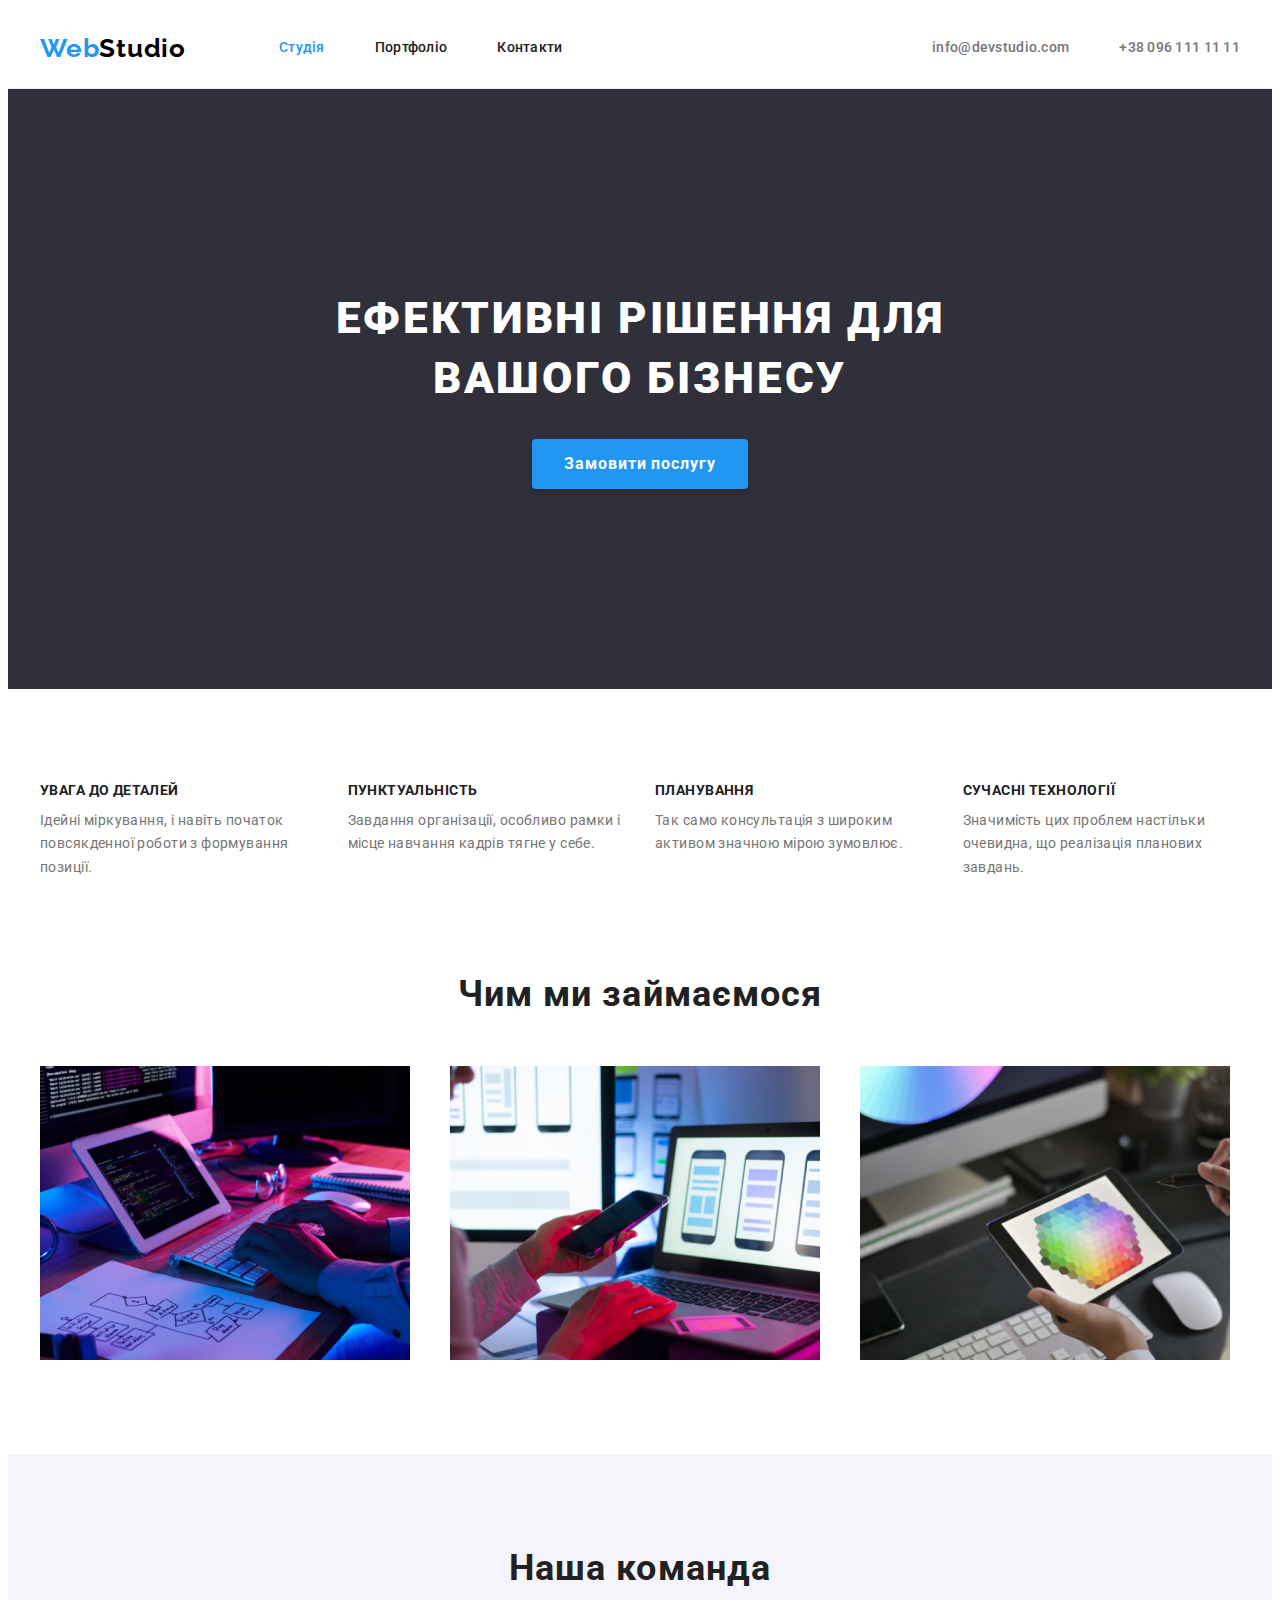
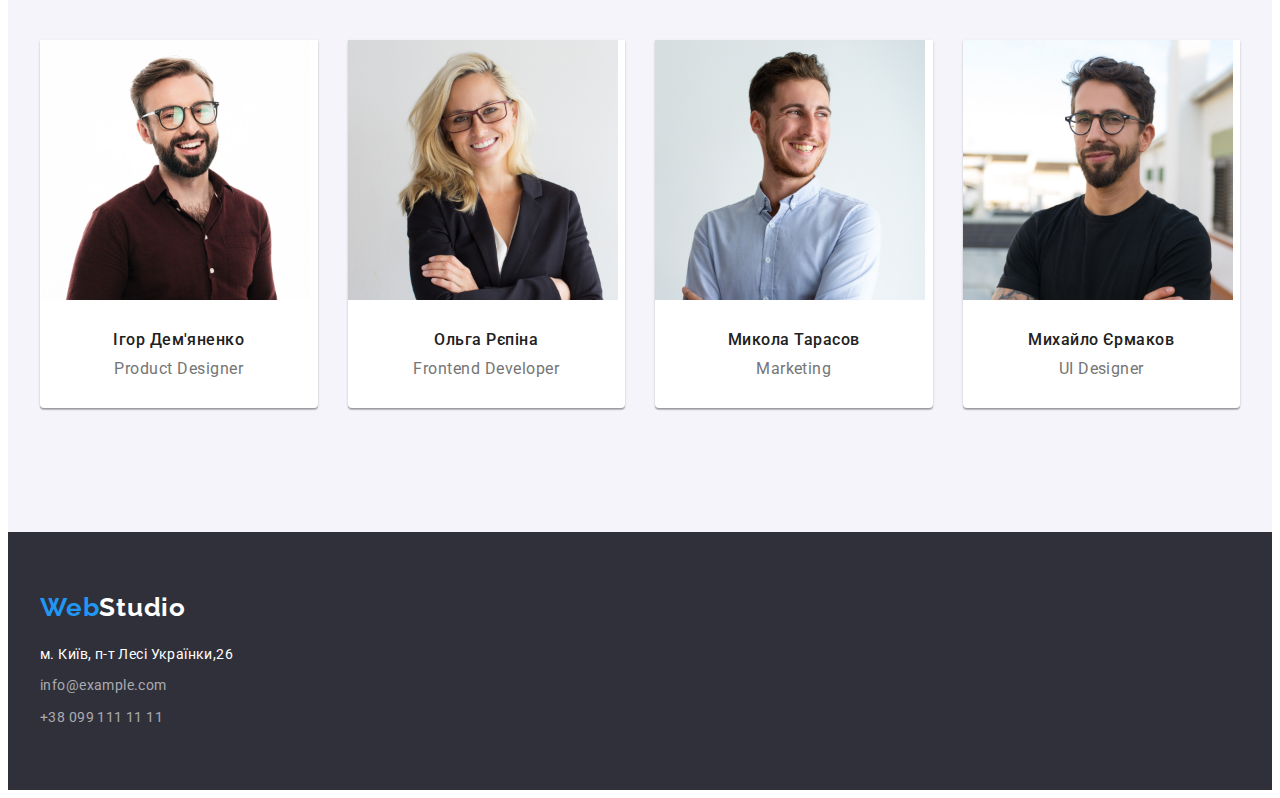
<file: index.html>
<!DOCTYPE html>
<html lang="uk">
<head>
    <meta charset="UTF-8">
    <meta http-equiv="X-UA-Compatible" content="IE=edge">
    <meta name="viewport" content="width=device-width, initial-scale=1.0">
    <title>WebStudio</title>
    <link rel="preconnect" href="https://fonts.googleapis.com">
    <link rel="preconnect" href="https://fonts.gstatic.com" crossorigin>
    <link rel="preconnect" href="https://fonts.googleapis.com">
<link rel="preconnect" href="https://fonts.gstatic.com" crossorigin>
<link href="https://fonts.googleapis.com/css2?family=Raleway:wght@700&family=Roboto:wght@400;500;700&display=swap" rel="stylesheet">
    <link rel="stylesheet" href="https://cdnjs.cloudflare.com/ajax/libs/modern-normalize/1.1.0/modern-normalize.min.css" integrity="sha512-wpPYUAdjBVSE4KJnH1VR1HeZfpl1ub8YT/NKx4PuQ5NmX2tKuGu6U/JRp5y+Y8XG2tV+wKQpNHVUX03MfMFn9Q==" crossorigin="anonymous" referrerpolicy="no-referrer" />
    <link rel="stylesheet" href="./css/styles.css">
</head>

<body>
    <!-- HEADER -->
    <header class="main-header">
        <div class="container page-header-container">
            <nav class="main-nav">          
                <a class="logo link" href="./index.html" lang="en">Web<span class="logo-dark">Studio</span></a> 
                <ul class="main-menu">
                    <li class="menu-item">
                        <a class="menu-link link current" href="./index.html">Студія</a>
                    </li>
                    <li class="menu-item">
                        <a class="menu-link link " href="./portfolio.html">Портфоліо</a>
                    </li>
                    <li class="menu-item">
                        <a class="menu-link link" href="#">Контакти</a>
                    </li>
                </ul>
            </nav>
            <ul class="header-contacts">
                <li class="header-contacts-item">
                    <a class="header-contacts-link link" href="mailto:info@devstudio.com">info@devstudio.com</a>
                </li>
                <li class="header-contacts-item">
                    <a class="header-contacts-link link" href="tel:+380961111111">+38 096 111 11 11</a>
                </li>
            </ul>
        </div>
    </header>


   <!--main-->
   <main>
    <!--hero-->
<section class="hero bg-section-dark">
    <div class="container">
        <h1 class="hero-title">Ефективні рішення для вашого бізнесу</h1>
        <button class="hero-modal-btn" type="button">Замовити послугу</button>
    </div> 
</section>

<section class="section">
    <div class="container">
        <h2 class="section-title visually-hidden">Наші переваги</h2>
        <ul class="advantages-list">
            <li class="advantages-item">
                <h3 class="advantages-title">УВАГА ДО ДЕТАЛЕЙ</h3>
                <p class="advantages-description">Ідейні міркування, і навіть початок повсякденної роботи з формування позиції.</p>
            </li>
            <li class="advantages-item">
                <h3 class="advantages-title">ПУНКТУАЛЬНІСТЬ</h3>
                <p class="advantages-description">Завдання організації, особливо рамки і місце навчання кадрів тягне у себе.</p>
            </li>
            <li class="advantages-item">
                <h3 class="advantages-title">ПЛАНУВАННЯ</h3>
                <p class="advantages-description">Так само консультація з широким активом значною мірою зумовлює.</p>
            </li>
            <li class="advantages-item">
                <h3 class="advantages-title">СУЧАСНІ ТЕХНОЛОГІЇ</h3>
                <p class="advantages-description">Значимість цих проблем настільки очевидна, що реалізація планових завдань.</p>
            </li>
         </ul>
    </div>
</section>

<section class="section skills-top">
    <div class="container">
        <h2 class="section-title">Чим ми займаємося</h2>
        <ul class="skills-list">
            <li class="skills-item">
                <img src="./images/box/box1.jpg" alt="Ілюстрація 1" width="370" height="294">
            </li>
            <li class="skills-item">
                <img src="./images/box/box2.jpg" alt="Ілюстрація 2" width="370" height="294">
            </li>
            <li class="skills-item">
                <img src="./images/box/box3.jpg" alt="Ілюстрація 3" width="370" height="294">
            </li>
        </ul>
    </div>
</section>

<!--team-->

<section class="section bg-section-light">
    <div class="container">
        <h2 class="section-title">Наша команда</h2>
        <ul class="team-list">
            <li class="team-item">
                <img src="./images/team/productdesigner.jpg" alt="дизайнер" width="270" height="260">
                <div class="team-card-content-wrapper">
                    <h3 class="team-title">Ігор Дем'яненко</h3>
                    <p class="team-text" lang="en">Product Designer</p>
                </div>
            </li> 
            <li class="team-item">
                <img src="./images/team/frontenddeveloper.jpg" alt="девелопер" width="270" height="260">
                <div class="team-card-content-wrapper">
                    <h3 class="team-title">Ольга Рєпіна</h3>
                    <p class="team-text" lang="en">Frontend Developer</p>
                </div>
            </li>
            <li class="team-item">
                <img src="./images/team/marketing.jpg" alt="маркетолог" width="270" height="260">
                <div class="team-card-content-wrapper">
                    <h3 class="team-title">Микола Тарасов</h3>
                    <p class="team-text" lang="en">Marketing</p>
                </div> 
            </li>
            <li class="team-item">
                <img src="./images/team/uidesigner.jpg" alt="дизайнер" width="270" height="260">
                <div class="team-card-content-wrapper">
                    <h3 class="team-title">Михайло Єрмаков</h3>
                    <p class="team-text" lang="en">UI Designer</p>
                </div>
            </li>
        </ul>
    </div> 
</section>
</main>

<!--footer-->
<footer class="footer">
    <div class="container">
        <!-- CONTACTS -->
        <a class="logo link" href="./index.html" lang="en">Web<span class="logo-light">Studio</span></a> 
        <address class="address">
            <ul class="footer-contacts">
                <li class="footer-contacts-item">
                    <a class="footer-contacts-link contacts-address" href="https://goo.gl/maps/dxJ9UZrQX6qSwttMA" target="_blank" rel="noopener noreferrer nofollow">м. Київ, п-т Лесі Українки,26</a>
                </li>
                <li class="footer-contacts-item">
                    <a class="footer-contacts-link contacts-link" href="mailto:info@example.com">info@example.com</a>
                </li>
                <li class="footer-contacts-item">
                    <a class="footer-contacts-link contacts-link" href="tel:+380991111111">+38 099 111 11 11</a>
                </li>
            </ul>
        </address>
    </div>
</footer>

</body>
</html>
</file>
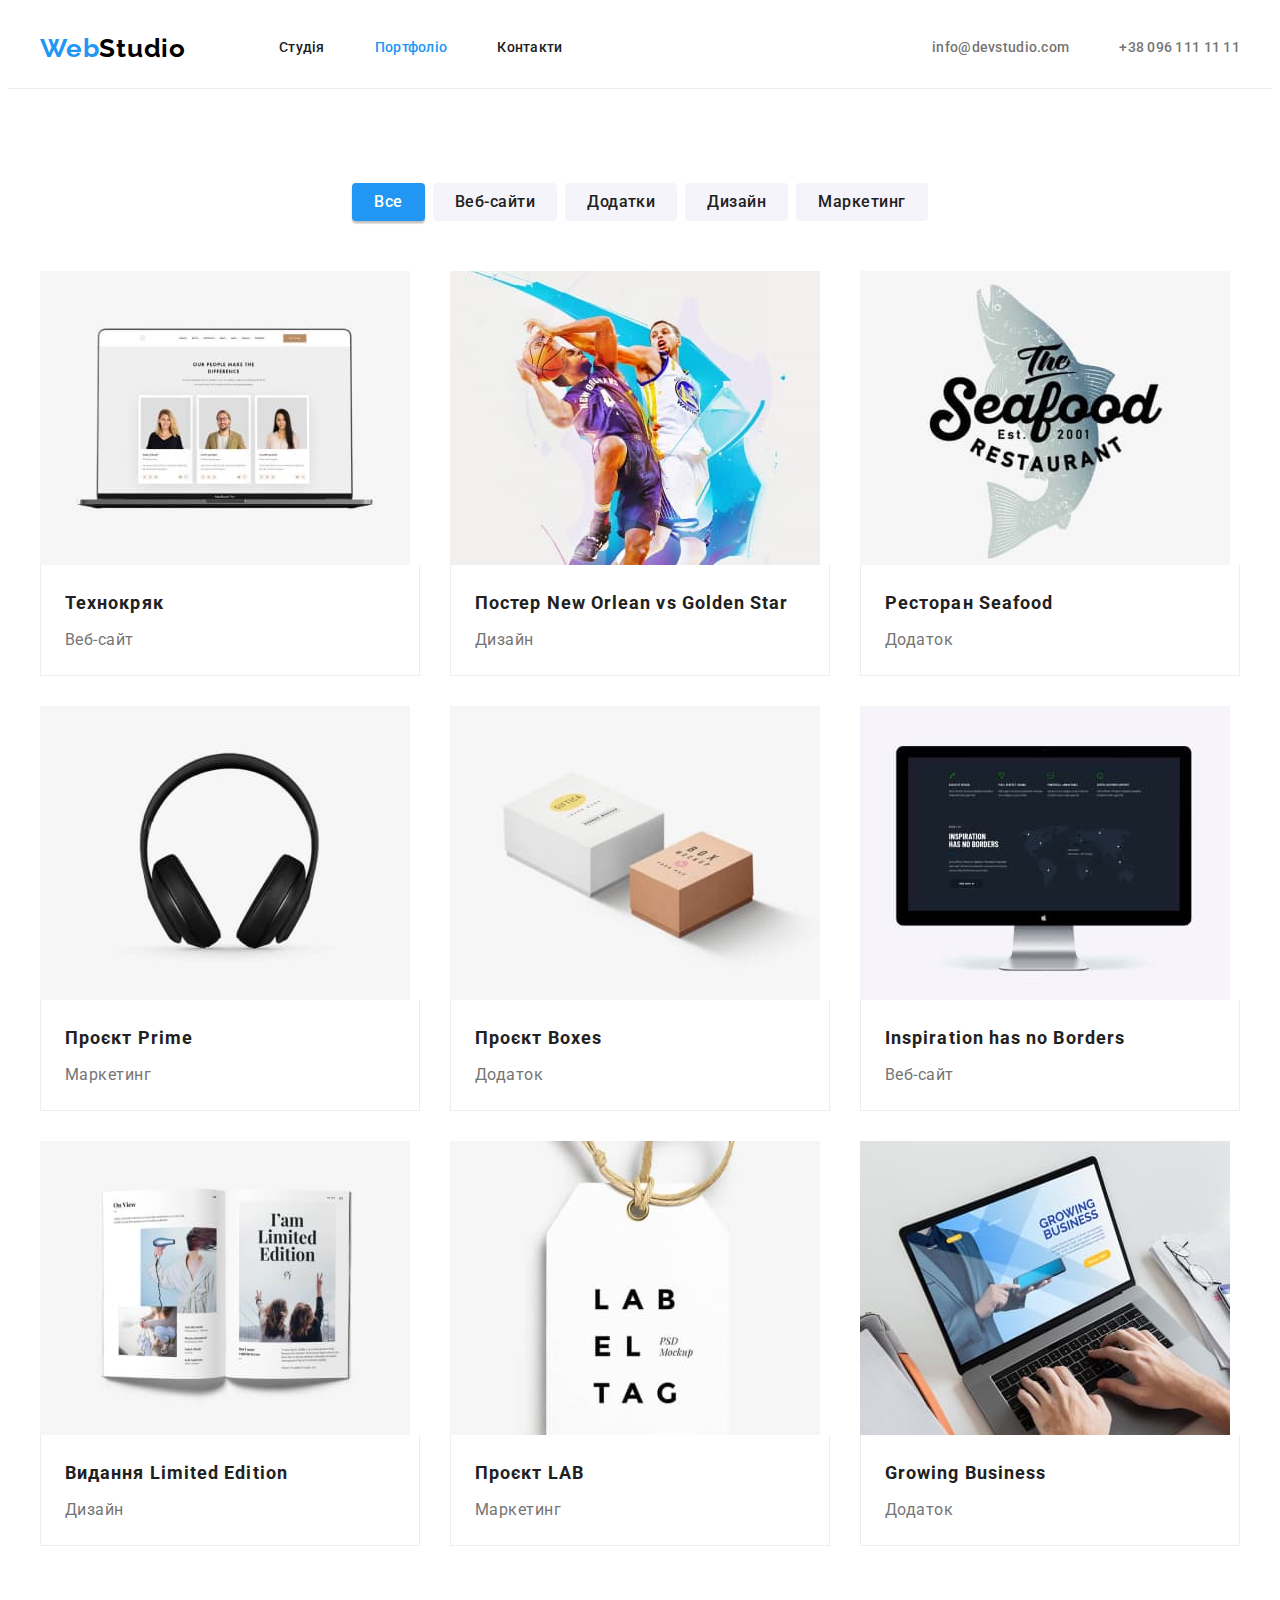
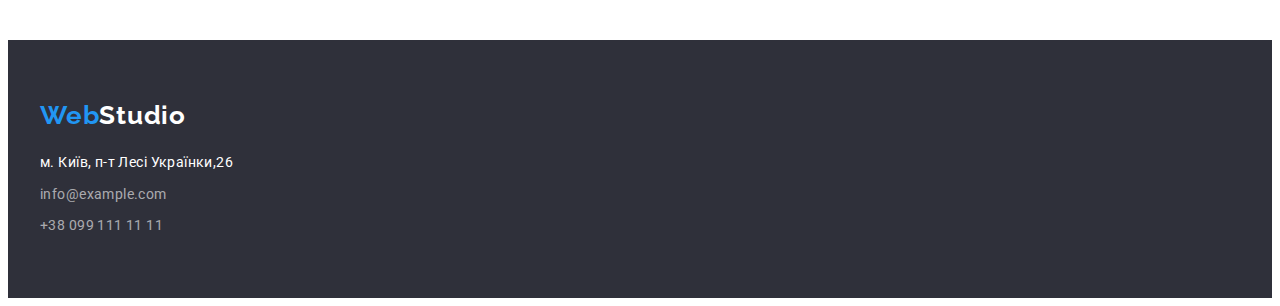
<file: portfolio.html>
<!DOCTYPE html>
<html lang="uk">
<head>
    <meta charset="UTF-8">
    <meta http-equiv="X-UA-Compatible" content="IE=edge">
    <meta name="viewport" content="width=device-width, initial-scale=1.0">
    <title>Портфоліо</title>
    <link rel="preconnect" href="https://fonts.googleapis.com">
    <link rel="preconnect" href="https://fonts.gstatic.com" crossorigin>
    <link href="https://fonts.googleapis.com/css2?family=Raleway:wght@700&family=Roboto:wght@400;500;700;900&display=swap" rel="stylesheet">
    <link rel="stylesheet" href="https://cdnjs.cloudflare.com/ajax/libs/modern-normalize/1.1.0/modern-normalize.min.css" integrity="sha512-wpPYUAdjBVSE4KJnH1VR1HeZfpl1ub8YT/NKx4PuQ5NmX2tKuGu6U/JRp5y+Y8XG2tV+wKQpNHVUX03MfMFn9Q==" crossorigin="anonymous" referrerpolicy="no-referrer" />
    <link rel="stylesheet" href="./css/styles.css" />
</head>

<body>
    <!-- HEADER -->
    <header class="main-header">
        <div class="container page-header-container">
            <nav class="main-nav">          
                <a class="logo link" href="./index.html" lang="en">Web<span class="logo-dark">Studio</span></a> 
                <ul class="main-menu">
                    <li class="menu-item">
                        <a class="menu-link link" href="./index.html">Студія</a>
                    </li>
                    <li class="menu-item">
                        <a class="menu-link link current" href="./portfolio.html">Портфоліо</a>
                    </li>
                    <li class="menu-item">
                        <a class="menu-link link" href="#">Контакти</a>
                    </li>
                </ul>
            </nav>
            <ul class="header-contacts">
                <li class="header-contacts-item">
                    <a class="header-contacts-link link" href="mailto:info@devstudio.com">info@devstudio.com</a>
                </li>
                <li class="header-contacts-item">
                    <a class="header-contacts-link link" href="tel:+380961111111">+38 096 111 11 11</a>
                </li>
            </ul>
        </div>
    </header>

    <!-- MAIN -->
    <main>

        <!-- PORTFOLIO -->
        <section class="section">
            <div class="container">
                <h1 class="main-title visually-hidden">Портфоліо</h1>

                <ul class="porfolio-select">
                    <li class="select-item">
                        <button class="portfolio-select-btn portfolio-active-btn" type="button">Все</button>
                    </li>
                    <li class="select-item">
                        <button class="portfolio-select-btn" type="button">Веб-сайти</button>
                    </li>
                    <li class="select-item">
                        <button class="portfolio-select-btn" type="button">Додатки</button>
                    </li>
                    <li class="select-item">
                        <button class="portfolio-select-btn" type="button">Дизайн</button>
                    </li>
                    <li class="select-item">
                        <button class="portfolio-select-btn" type="button">Маркетинг</button>
                    </li>
                </ul>

                <ul class="porfolio-list">
                    <li class="porfolio-item">
                        <img src="./images/portfolio/techno.jpg" alt="Веб-сайт Технокряк" width="370" height="294">
                        <div class="portfolio-card-content-wrapper">
                            <h2 class="porfolio-item-title">Технокряк</h2>
                            <p class="portfolio-item-description">Веб-сайт</p>
                        </div>
                    </li>
                    <li class="porfolio-item">
                        <img src="./images/portfolio/star.jpg" alt="Постер New Orlean vs Golden Star" width="370" height="294">
                        <div class="portfolio-card-content-wrapper">
                            <h2 class="porfolio-item-title">Постер New Orlean vs Golden Star</h2>
                            <p class="portfolio-item-description">Дизайн</p>       
                        </div>
                    </li>
                    <li class="porfolio-item">
                        <img src="./images/portfolio/seafood.jpg" alt="Додаток для ресторана Seafood " width="370" height="294">
                        <div class="portfolio-card-content-wrapper">
                            <h2 class="porfolio-item-title">Ресторан Seafood</h2>
                            <p class="portfolio-item-description">Додаток</p>                 
                        </div>
                    </li>
                    <li class="porfolio-item">
                        <img src="./images/portfolio/prime.jpg" alt="Маркетинг прокєту Prime " width="370" height="294">
                        <div class="portfolio-card-content-wrapper">
                            <h2 class="porfolio-item-title">Проєкт Prime</h2>
                            <p class="portfolio-item-description">Маркетинг</p>
                        </div>
                    </li>
                    <li class="porfolio-item">
                        <img src="./images/portfolio/boxes.jpg" alt="Додаток проекту Boxes" width="370" height="294">
                        <div class="portfolio-card-content-wrapper">
                            <h2 class="porfolio-item-title">Проєкт Boxes</h2>
                            <p class="portfolio-item-description">Додаток</p>    
                        </div>
                    </li>
                    <li class="porfolio-item">
                        <img src="./images/portfolio/inspiration.jpg" alt="Веб-сайт Inspiration has no Borders" width="370" height="294">
                        <div class="portfolio-card-content-wrapper">
                            <h2 class="porfolio-item-title">Inspiration has no Borders</h2>
                            <p class="portfolio-item-description">Веб-сайт</p>   
                        </div>
                    </li>
                    <li class="porfolio-item">
                        <img src="./images/portfolio/limited.jpg" alt="Дизайн видання Limited Edition " width="370" height="294">
                        <div class="portfolio-card-content-wrapper">
                            <h2 class="porfolio-item-title">Видання Limited Edition</h2>
                            <p class="portfolio-item-description">Дизайн</p>           
                        </div>
                    </li>
                    <li class="porfolio-item">
                        <img src="./images/portfolio/lab.jpg" alt="Маркетинг проєкту LAB" width="370" height="294">
                        <div class="portfolio-card-content-wrapper">
                            <h2 class="porfolio-item-title">Проєкт LAB</h2>
                            <p class="portfolio-item-description">Маркетинг</p>        
                        </div>
                    </li>
                    <li class="porfolio-item">
                        <img src="./images/portfolio/growing.jpg" alt="Додаток Growing Business" width="370" height="294">
                        <div class="portfolio-card-content-wrapper">
                            <h2 class="porfolio-item-title">Growing Business</h2>
                            <p class="portfolio-item-description">Додаток</p>
                        </div>
                    </li>   
                </ul>
            </div>
        </section>

    </main>

   <!-- FOOTER -->
   <footer class="footer">
        <div class="container">
            <!-- CONTACTS -->
            <a class="logo link" href="./index.html" lang="en">Web<span class="logo-light">Studio</span></a> 
            <address class="address">
                <ul class="footer-contacts">
                    <li class="footer-contacts-item">
                        <a class="footer-contacts-link contacts-address" href="https://goo.gl/maps/dxJ9UZrQX6qSwttMA" target="_blank" rel="noopener noreferrer nofollow">м. Київ, п-т Лесі Українки,26</a>
                    </li>
                    <li class="footer-contacts-item">
                        <a class="footer-contacts-link contacts-link" href="mailto:info@example.com">info@example.com</a>
                    </li>
                    <li class="footer-contacts-item">
                        <a class="footer-contacts-link contacts-link" href="tel:+380991111111">+38 099 111 11 11</a>
                    </li>
                </ul>
            </address>
        </div>
    </footer>

</body>
</html>
</file>
<file: css/styles.css>
:root {
    --accent-color: #2196F3;
    --primary-font-color: #212121;
    --secondary-font-color: #757575;
    --font-color-white: #ffffff;

    --logo-color-dark: #000000;
    --logo-color-light: #ffffff;

    --hero-btn: #2196F3;
    --hero-btn-hover: #188CE8;

    --portfolio-btn: #F5F4FA;
    --portfolio-select-hover: #2196F3;
    --portfolio-select-active: #2196F3;
  
    --bg-primary: #FFFFFF;
    --bg-section-dark: #2F303A;
    --bg-section-light: #F5F4FA;
    --bg-footer: #2F303A;

    --footer-font-white: #ffffff;
    --footer-font-white-transparent: rgba(255, 255, 255, 0.6);
}

body {
    font-family: 'Roboto', sans-serif;
    color: var(--primary-font-color);
}

h1,
h2,
h3,
h4,
h5,
h6,
p {
    margin-top: 0;
    margin-bottom: 0;
}

ul,
ol {
    margin-top: 0;
    margin-bottom: 0;
    padding-left: 0;
    list-style: none;
}

img {
    display: block;
    max-width: 100%;
    height: auto;
}

button {
    font: inherit;
    cursor: pointer;
    border: none;
    border-radius: 4px;
}

a {
    text-decoration: none;
}

.visually-hidden { 
    position: absolute; 
    width: 1px; 
    height: 1px; 
    margin: -1px; 
    border: 0; 
    padding: 0; 
    white-space: nowrap; 
    clip-path: inset(100%); 
    clip: rect(0 0 0 0); 
    overflow: hidden; 
} 

.container {
    width: 1200px;
    padding-left: 15px;
    padding-right: 15px;
    margin-left: auto;
    margin-right: auto;
}

/* -------------------- HEADER -------------------- */

.main-header {
    border-bottom: 1px solid #ECECEC;
}

.page-header-container {
    display: flex;
    align-items: center;
    justify-content: space-between;
}

.main-nav {
    display: flex;
    align-items: center;
}

.main-menu,
.header-contacts {
    display: flex;
}

.main-menu .menu-item:not(:last-child),
.header-contacts .header-contacts-item:not(:last-child) {
    margin-right: 50px;
}

.logo {
    font-family: 'Raleway', sans-serif;
    color: var(--accent-color);
    font-weight: 700;
    font-size: 26px;
    line-height: 1.19;
    letter-spacing: 0.03em;
    margin-right: 93px;
}

.logo-dark {
    color: var(--logo-color-dark);
}

.logo-light {
    color: var(--logo-color-light);
}

.menu-link {
    display: block;
    padding-top: 32px;
    padding-bottom: 32px;
    font-weight: 500;
    font-size: 14px;
    line-height: 1.14;
    letter-spacing: 0.02em;
    color: var(--primary-font-color);
}

.menu-link:hover,
.menu-link:focus {
    color: var(--accent-color);
}

.header-contacts-link {
    display: block;
    padding-top: 32px;
    padding-bottom: 32px;
    font-weight: 500;
    font-size: 14px;
    line-height: 1.14;
    letter-spacing: 0.02em;
    color: var(--secondary-font-color);
}

.header-contacts-link:hover,
.header-contacts-link:focus {
    color: var(--accent-color);
}

/* -------------------- /HEADER -------------------- */

/* -------------------- SECTION -------------------- */

.section {
    padding-top: 94px;
    padding-bottom: 94px;
}

.bg-section-dark {
    background-color: var(--bg-section-dark);
}

.bg-section-light {
    background-color: var(--bg-section-light);
}

.current {
    color: var(--accent-color);
}

.section-title {
    font-weight: 700;
    font-size: 36px;
    line-height: 1.16;
    text-align: center;
    letter-spacing: 0.03em; 
    color: var(--primary-font-color);
    margin-bottom: 50px;
}

/* -------------------- /SECTION -------------------- */


/* -------------------- /BUTTONS -------------------- */

.hero-modal-btn {
    display: block;
    margin-left: auto;
    margin-right: auto;
    min-width: 200px;
    padding-top: 10px;
    padding-right: 32px;
    padding-bottom: 10px;
    padding-left: 32px;

    font-family: inherit;
    font-weight: 700;
    font-size: 16px;
    line-height: 1.88;
    align-items: center;
    text-align: center;
    letter-spacing: 0.06em;

    color: var(--font-color-white);
    background-color: var(--hero-btn);
    box-shadow: 0px 4px 4px rgba(0, 0, 0, 0.15);
}

.hero-modal-btn:hover,
.hero-modal-btn:focus {
    background-color: var(--hero-btn-hover);
}

.portfolio-select-btn {
    font-weight: 500;
    font-size: 16px;
    line-height: 1.62;
    text-align: center;
    letter-spacing: 0.03em;    
    color: var(--primary-font-color);
    background-color: var(--portfolio-btn);
    padding-top: 6px;
    padding-bottom: 6px;
    padding-left: 22px;
    padding-right: 22px;
}

.portfolio-select-btn:hover,
.portfolio-select-btn:focus {
    color: var(--font-color-white);
    background-color: var(--portfolio-select-hover);
    box-shadow: 0px 3px 1px rgba(0, 0, 0, 0.1), 0px 1px 2px rgba(0, 0, 0, 0.08), 0px 2px 2px rgba(0, 0, 0, 0.12);
}

.portfolio-active-btn {
    color: var(--font-color-white);
    background-color: var(--accent-color);
    box-shadow: 0px 3px 1px rgba(0, 0, 0, 0.1), 0px 1px 2px rgba(0, 0, 0, 0.08), 0px 2px 2px rgba(0, 0, 0, 0.12);
}

/* -------------------- /BUTTONS -------------------- */


/* -------------------- HERO -------------------- */

.hero {
    padding-top: 200px;
    padding-bottom: 200px;
}

.hero-title {
    font-weight: 900;
    font-size: 44px;
    line-height: 1.36;
    text-align: center;
    letter-spacing: 0.06em;
    text-transform: uppercase;
    color: var(--font-color-white);
    margin-bottom: 30px;
    width: 696px;
    margin-right: auto;
    margin-left: auto;
}

/* -------------------- /HERO -------------------- */


/* -------------------- ADVANTAGES -------------------- */

.skills-top {
    padding-top: 0;
}

.advantages-list {
    display: flex;
    flex-wrap: wrap;
}

.advantages-item {
    flex-basis: calc((100% - 90px) / 4);
}

.advantages-item:not(:nth-child(4n)) {
    margin-right: 30px;
}

.advantages-item:not(:nth-last-child(-n + 4)) {
    margin-bottom: 30px;
}

.advantages-title {
    font-weight: 700;
    font-size: 14px;
    line-height: 1.14;
    letter-spacing: 0.03em;
    text-transform: uppercase;
    color: var(--primary-font-color);
    margin-bottom: 10px;
}

.advantages-description {
    font-size: 14px;
    line-height: 1.7;
    letter-spacing: 0.03em;
    color: var(--secondary-font-color);
}

/* -------------------- /ADVANTAGES -------------------- */


/* -------------------- SKILLS -------------------- */

.skills-list {
    display: flex;
    flex-wrap: wrap;
}

.skills-item {
    flex-basis: calc((100% - 60px) / 3);
}

.skills-item:not(:nth-child(3n)) {
    margin-right: 30px;
}

.skills-item:not(:nth-last-child(-n + 3)) {
    margin-bottom: 30px;
}

/* -------------------- /SKILLS -------------------- */


/* -------------------- TEAM -------------------- */

.team-title {
    font-weight: 500;
    font-size: 16px;
    line-height: 1.19;
    text-align: center;
    letter-spacing: 0.03em;
    color: var(--primary-font-color);
    margin-bottom: 10px;
    
}
.team-text {
    font-size: 16px;
    line-height: 1.19; 
    text-align: center;
    letter-spacing: 0.03em;
    color: var(--secondary-font-color);
}

.team-list {
    display: flex;
    flex-wrap: wrap;
}

.team-item {
    flex-basis: calc((100% - 90px) / 4);
    background-color: var(--bg-primary);
    box-shadow: 0px 1px 3px rgba(0, 0, 0, 0.12), 0px 1px 1px rgba(0, 0, 0, 0.14), 0px 2px 1px rgba(0, 0, 0, 0.2);
    border-radius: 0px 0px 4px 4px;
}

.team-item:not(:nth-child(4n)) {
    margin-right: 30px;
}

.team-item:not(:nth-last-child(-n)) {
    margin-bottom: 30px;
}

.team-card-content-wrapper {
    padding-top: 30px;
    padding-bottom: 30px;
}

/* -------------------- /TEAM -------------------- */


/* -------------------- PORTFOLIO -------------------- */

.porfolio-select {
    display: flex;
    justify-content: center;
    margin-bottom: 50px;
}

.select-item:not(:last-child) {
    margin-right: 8px;
}

.porfolio-list {
    display: flex;
    flex-wrap: wrap;
}

.porfolio-item {
    flex-basis: calc((100% - 60px) / 3);
}

.porfolio-item:not(:nth-child(3n)) {
    margin-right: 30px;
}

.porfolio-item:not(:nth-last-child(-n + 3)) {
    margin-bottom: 30px;
}

.portfolio-card-content-wrapper {
    padding-top: 20px;
    padding-bottom: 20px;
    padding-left: 24px;
    padding-right: 24px;
    border: 1px solid #EEEEEE;
    border-top: none;
    background: #FFFFFF;
}

.porfolio-item-title {
    font-weight: 700;
    font-size: 18px;
    line-height: 2;
    letter-spacing: 0.06em;
    color: var(--primary-font-color);
    margin-bottom: 4px;
}

.portfolio-item-description {
    font-size: 16px;
    line-height: 30px;
    letter-spacing: 0.03em;
    color: var(--secondary-font-color);
}

/* -------------------- /PORTFOLIO -------------------- */


/* -------------------- FOOTER -------------------- */

.footer {
    background-color: var(--bg-footer);
    padding-top: 60px;
    padding-bottom: 60px;
}

.footer .logo  {
    display: inline-block;
    margin-bottom: 20px;
    margin-right: 0px;
}

.address {
    font-style: normal;
}

.footer-contacts-link {
    font-size: 14px;
    line-height: 1.7;
    letter-spacing: 0.03em;
    text-decoration: none;
}

.contacts-address {
color: var(--footer-font-white);
}

.footer-contacts-item:not(:last-child) {
    margin-bottom: 8px;
}

.contacts-link {
    color: var(--footer-font-white-transparent);
}

.footer-contacts-link:hover,
.footer-contacts-link:focus {
color: var(--accent-color);
}

/* -------------------- /FOOTER -------------------- */
</file>
